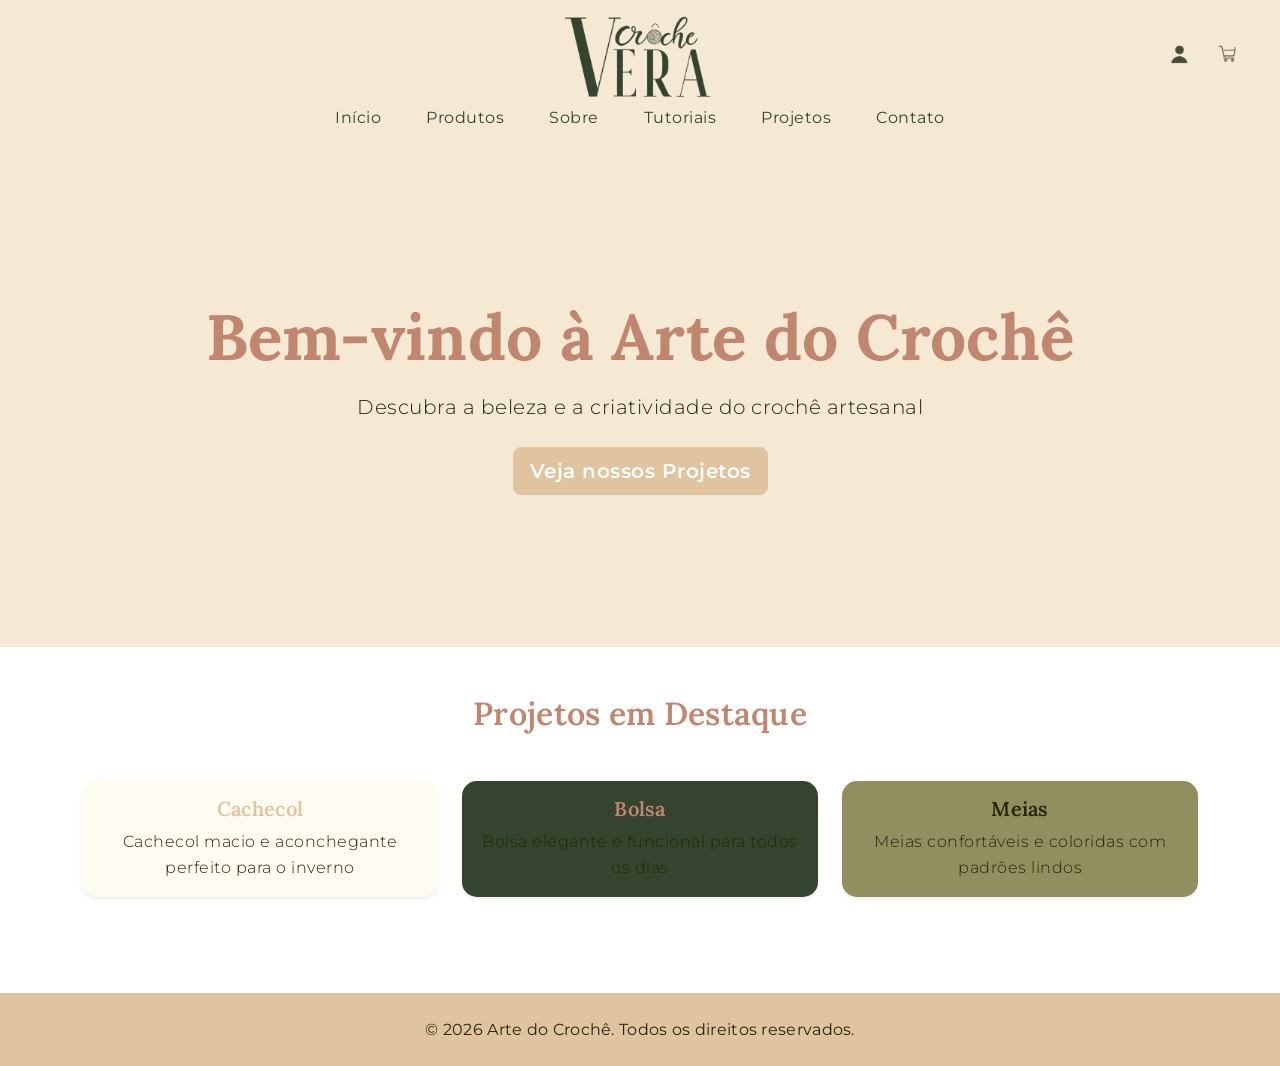
<file: croche ideia/index.html>
<!doctype html>
<html lang="pt-BR">

<head>
  <meta charset="UTF-8" />
  <meta name="viewport" content="width=device-width, initial-scale=1.0" />
  <title>Arte do Crochê - Criações em Fios</title>
  <link href="https://cdn.jsdelivr.net/npm/bootstrap@5.3.0/dist/css/bootstrap.min.css" rel="stylesheet" />
  <link rel="icon" type="image/icon" href="img/icon.png">
  <link rel="stylesheet" href="css/style.css" />
</head>

<body>
  <nav class="navbar navbar-expand-lg navbar-floating">
    <div class="container-fluid d-flex flex-column align-items-center">
      <a class="navbar-brand m-0" href="index.html">
        <img src="img/logo.png" alt="Logo" class="navbar-logo" />
      </a>
      <button class="navbar-toggler" type="button" data-bs-toggle="collapse" data-bs-target="#navbarNav">
        <span class="navbar-toggler-icon"></span>
      </button>

      <div class="collapse navbar-collapse" id="navbarNav">
        <ul class="navbar-menu">
          <li><a href="index.html">Início</a></li>
          <li><a href="projetos.html">Produtos</a></li>
          <li><a href="sobre.html">Sobre</a></li>
          <li><a href="tutoriais.html">Tutoriais</a></li>
          <li><a href="projetos.html">Projetos</a></li>
          <li><a href="contato.html">Contato</a></li>
        </ul>

        <!-- Ícones de Usuário e Carrinho -->
        <div class="navbar-icons">
          <a href="user.html" class="navbar-icon user-icon" title="Minha Conta">
            <img src="img/user.png" alt="Usuário" class="navbar-icon-img" />
          </a>
          <a href="carrinho.php" class="navbar-icon cart-icon" title="Carrinho">
            <img src="img/carrinho.png" alt="Carrinho" class="navbar-icon-img" />
          </a>
        </div>
      </div>
    </div>
  </nav>
  <!-- Hero Section -->
  <section class="hero bg-pastel-lavender py-5">
    <div class="container text-center py-5">
      <h1 class="display-3 fw-bold text-pastel-purple mb-3">
        Bem-vindo à Arte do Crochê
      </h1>
      <p class="lead text-pastel-dark mb-4">
        Descubra a beleza e a criatividade do crochê artesanal
      </p>
      <a href="projetos.html" class="btn btn-lg btn-pastel-pink">Veja nossos Projetos</a>
    </div>
  </section>

  <!-- Featured Projects -->
  <section class="py-5">
    <div class="container">
      <h2 class="text-center mb-5 text-pastel-purple">
        Projetos em Destaque
      </h2>
      <div class="row g-4">
        <div class="col-md-4">
          <div class="card bg-pastel-cream border-0 shadow-sm h-100">
            <div class="card-body text-center">
              <h5 class="card-title text-pastel-pink">Cachecol</h5>
              <p class="card-text text-pastel-dark">
                Cachecol macio e aconchegante perfeito para o inverno
              </p>
            </div>
          </div>
        </div>
        <div class="col-md-4">
          <div class="card bg-pastel-peach border-0 shadow-sm h-100">
            <div class="card-body text-center">
              <h5 class="card-title text-pastel-purple">Bolsa</h5>
              <p class="card-text text-pastel-dark">
                Bolsa elegante e funcional para todos os dias
              </p>
            </div>
          </div>
        </div>
        <div class="col-md-4">
          <div class="card bg-pastel-mint border-0 shadow-sm h-100">
            <div class="card-body text-center">
              <h5 class="card-title text-pastel-dark">Meias</h5>
              <p class="card-text text-pastel-dark">
                Meias confortáveis e coloridas com padrões lindos
              </p>
            </div>
          </div>
        </div>
      </div>
    </div>
  </section>

  <!-- Footer -->
  <footer class="bg-pastel-pink text-center py-4 mt-5">
    <div class="container">
      <p class="mb-0">
        &copy; 2026 Arte do Crochê. Todos os direitos reservados.
      </p>
    </div>
  </footer>

  <script src="https://cdn.jsdelivr.net/npm/bootstrap@5.3.0/dist/js/bootstrap.bundle.min.js"></script>
</body>

</html>
</file>
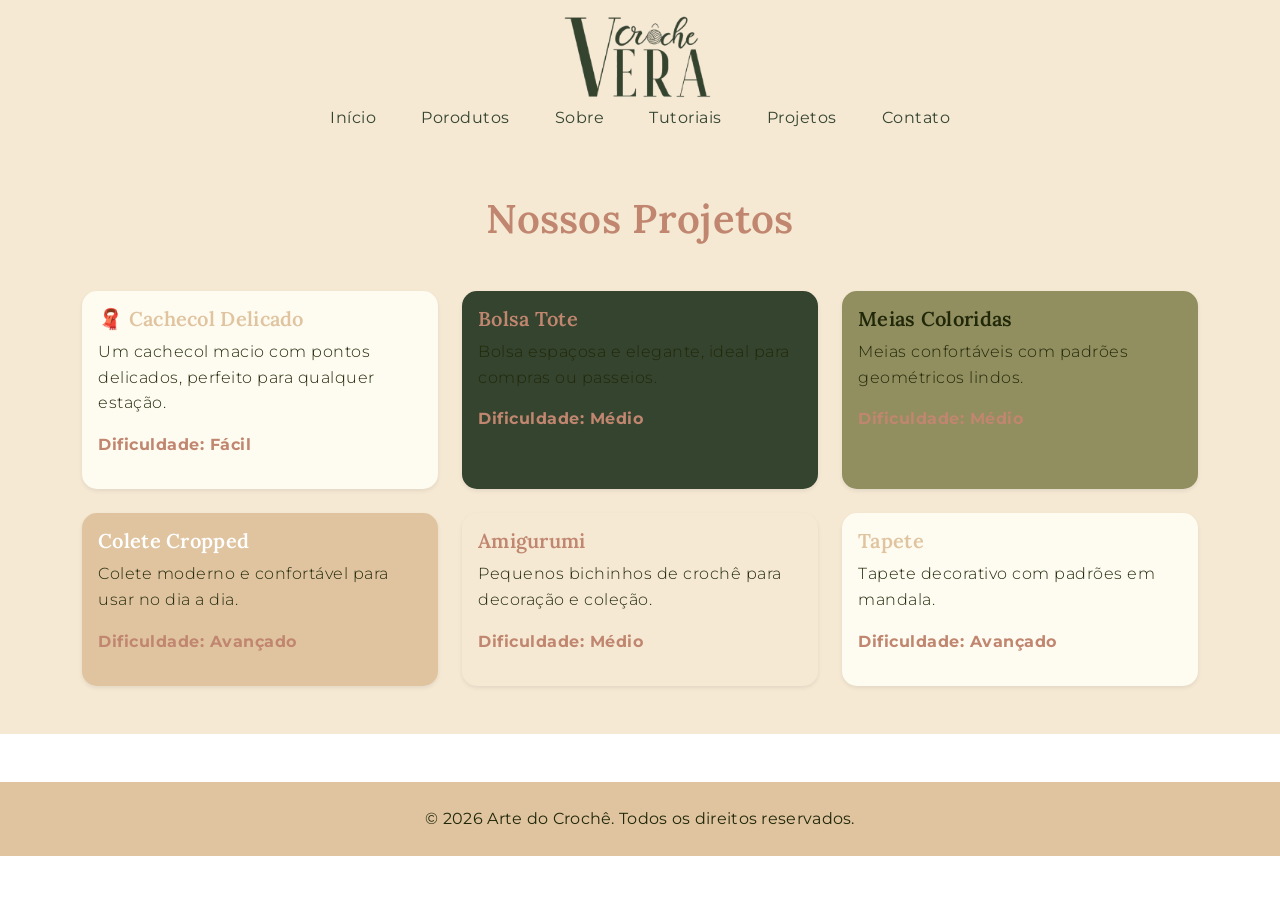
<file: croche ideia/produtos.html>
<!DOCTYPE html>
<html lang="pt-BR">

<head>
    <meta charset="UTF-8">
    <meta name="viewport" content="width=device-width, initial-scale=1.0">
    <title>Projetos - Arte do Crochê</title>
    <link href="https://cdn.jsdelivr.net/npm/bootstrap@5.3.0/dist/css/bootstrap.min.css" rel="stylesheet">
    <link rel="stylesheet" href="css/style.css">
</head>

<body>
<nav class="navbar navbar-expand-lg navbar-floating">
      <div class="container-fluid d-flex flex-column align-items-center">
        <a class="navbar-brand m-0" href="index.html">
          <img src="img\logo.png" alt="Logo" class="navbar-logo" />
        </a>
        <button
          class="navbar-toggler"
          type="button"
          data-bs-toggle="collapse"
          data-bs-target="#navbarNav"
        >
          <span class="navbar-toggler-icon"></span>
        </button>

        <div class="collapse navbar-collapse" id="navbarNav">
          <ul class="navbar-menu">
            <li><a href="index.html">Início</a></li>
            <li><a href="projetos.html">Porodutos</a></li>
            <li><a href="sobre.html">Sobre</a></li>
            <li><a href="tutoriais.html">Tutoriais</a></li>
            <li><a href="projetos.html">Projetos</a></li>
            <li><a href="contato.html">Contato</a></li>
          </ul>
        </div>
      </div>
    </nav>
    <!-- Projetos Section -->
    <section class="py-5 bg-pastel-lavender">
        <div class="container">
            <h1 class="text-center mb-5 text-pastel-purple">Nossos Projetos</h1>

            <div class="row g-4">
                <div class="col-md-6 col-lg-4">
                    <div class="card bg-pastel-cream border-0 shadow-sm h-100">
                        <div class="card-body">
                            <h5 class="card-title text-pastel-pink">🧣 Cachecol Delicado</h5>
                            <p class="card-text text-pastel-dark">Um cachecol macio com pontos delicados, perfeito para
                                qualquer estação.</p>
                            <p class="fw-bold text-pastel-purple">Dificuldade: Fácil</p>
                        </div>
                    </div>
                </div>
                <div class="col-md-6 col-lg-4">
                    <div class="card bg-pastel-peach border-0 shadow-sm h-100">
                        <div class="card-body">
                            <h5 class="card-title text-pastel-purple">Bolsa Tote</h5>
                            <p class="card-text text-pastel-dark">Bolsa espaçosa e elegante, ideal para compras ou
                                passeios.</p>
                            <p class="fw-bold text-pastel-purple">Dificuldade: Médio</p>
                        </div>
                    </div>
                </div>
                <div class="col-md-6 col-lg-4">
                    <div class="card bg-pastel-mint border-0 shadow-sm h-100">
                        <div class="card-body">
                            <h5 class="card-title text-pastel-dark">Meias Coloridas</h5>
                            <p class="card-text text-pastel-dark">Meias confortáveis com padrões geométricos lindos.</p>
                            <p class="fw-bold text-pastel-purple">Dificuldade: Médio</p>
                        </div>
                    </div>
                </div>
                <div class="col-md-6 col-lg-4">
                    <div class="card bg-pastel-pink border-0 shadow-sm h-100">
                        <div class="card-body">
                            <h5 class="card-title text-white">Colete Cropped</h5>
                            <p class="card-text text-pastel-dark">Colete moderno e confortável para usar no dia a dia.
                            </p>
                            <p class="fw-bold text-pastel-purple">Dificuldade: Avançado</p>
                        </div>
                    </div>
                </div>
                <div class="col-md-6 col-lg-4">
                    <div class="card bg-pastel-lavender border-0 shadow-sm h-100">
                        <div class="card-body">
                            <h5 class="card-title text-pastel-purple">Amigurumi</h5>
                            <p class="card-text text-pastel-dark">Pequenos bichinhos de crochê para decoração e coleção.
                            </p>
                            <p class="fw-bold text-pastel-purple">Dificuldade: Médio</p>
                        </div>
                    </div>
                </div>
                <div class="col-md-6 col-lg-4">
                    <div class="card bg-pastel-cream border-0 shadow-sm h-100">
                        <div class="card-body">
                            <h5 class="card-title text-pastel-pink">Tapete</h5>
                            <p class="card-text text-pastel-dark">Tapete decorativo com padrões em mandala.</p>
                            <p class="fw-bold text-pastel-purple">Dificuldade: Avançado</p>
                        </div>
                    </div>
                </div>
            </div>
        </div>
    </section>

    <!-- Footer -->
    <footer class="bg-pastel-pink text-center py-4 mt-5">
        <div class="container">
            <p class="mb-0">&copy; 2026 Arte do Crochê. Todos os direitos reservados.</p>
        </div>
    </footer>

    <script src="https://cdn.jsdelivr.net/npm/bootstrap@5.3.0/dist/js/bootstrap.bundle.min.js"></script>
</body>

</html>
</file>
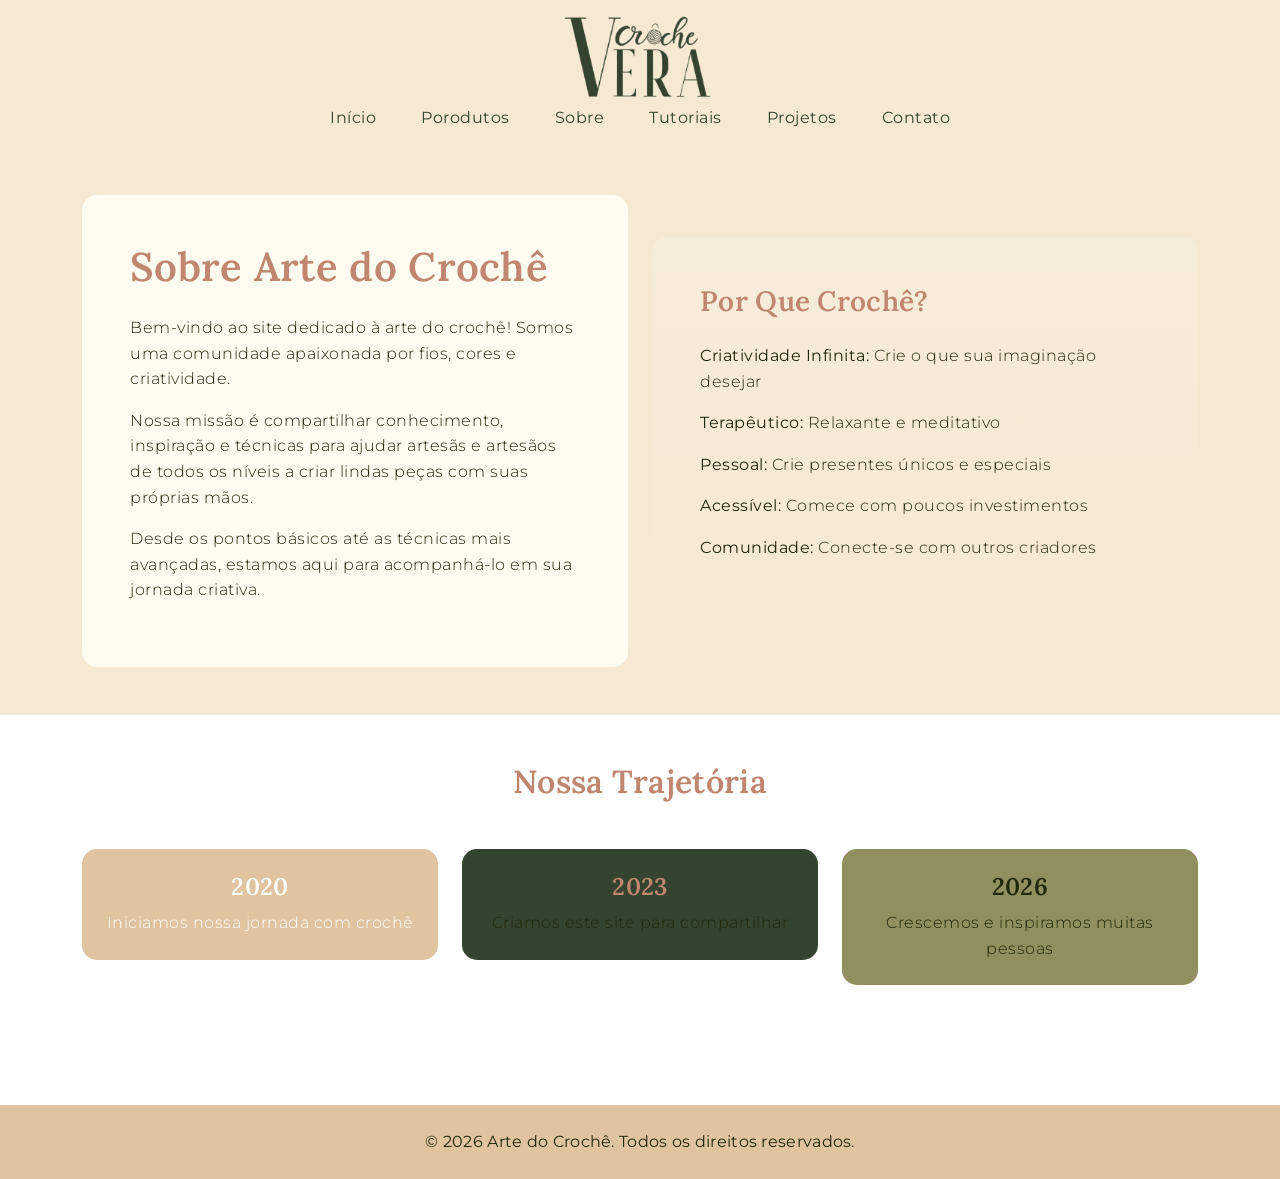
<file: croche ideia/sobre.html>
<!DOCTYPE html>
<html lang="pt-BR">
<head>
    <meta charset="UTF-8">
    <meta name="viewport" content="width=device-width, initial-scale=1.0">
    <title>Sobre - Arte do Crochê</title>
    <link href="https://cdn.jsdelivr.net/npm/bootstrap@5.3.0/dist/css/bootstrap.min.css" rel="stylesheet">
    <link rel="stylesheet" href="css/style.css">
</head>
<body>
<nav class="navbar navbar-expand-lg navbar-floating">
      <div class="container-fluid d-flex flex-column align-items-center">
        <a class="navbar-brand m-0" href="index.html">
          <img src="img\logo.png" alt="Logo" class="navbar-logo" />
        </a>
        <button
          class="navbar-toggler"
          type="button"
          data-bs-toggle="collapse"
          data-bs-target="#navbarNav"
        >
          <span class="navbar-toggler-icon"></span>
        </button>

        <div class="collapse navbar-collapse" id="navbarNav">
          <ul class="navbar-menu">
            <li><a href="index.html">Início</a></li>
            <li><a href="projetos.html">Porodutos</a></li>
            <li><a href="sobre.html">Sobre</a></li>
            <li><a href="tutoriais.html">Tutoriais</a></li>
            <li><a href="projetos.html">Projetos</a></li>
            <li><a href="contato.html">Contato</a></li>
          </ul>
        </div>
      </div>
    </nav>

    <!-- Sobre Section -->
    <section class="py-5 bg-pastel-lavender">
        <div class="container">
            <div class="row align-items-center">
                <div class="col-lg-6 mb-4 mb-lg-0">
                    <div class="bg-pastel-cream p-5 rounded-3">
                        <h1 class="text-pastel-purple mb-4">Sobre Arte do Crochê</h1>
                        <p class="text-pastel-dark mb-3">
                            Bem-vindo ao site dedicado à arte do crochê! Somos uma comunidade apaixonada por fios, cores e criatividade.
                        </p>
                        <p class="text-pastel-dark mb-3">
                            Nossa missão é compartilhar conhecimento, inspiração e técnicas para ajudar artesãs e artesãos de todos os níveis a criar lindas peças com suas próprias mãos.
                        </p>
                        <p class="text-pastel-dark">
                            Desde os pontos básicos até as técnicas mais avançadas, estamos aqui para acompanhá-lo em sua jornada criativa.
                        </p>
                    </div>
                </div>
                <div class="col-lg-6">
                    <div class="bg-gradient p-5 rounded-3" style="background: linear-gradient(135deg, #FFE5EC 0%, #E0F4FF 100%);">
                        <h3 class="text-pastel-purple mb-4">Por Que Crochê?</h3>
                        <ul class="list-unstyled text-pastel-dark">
                            <li class="mb-3"><strong>Criatividade Infinita:</strong> Crie o que sua imaginação desejar</li>
                            <li class="mb-3"><strong>Terapêutico:</strong> Relaxante e meditativo</li>
                            <li class="mb-3"><strong>Pessoal:</strong> Crie presentes únicos e especiais</li>
                            <li class="mb-3"><strong>Acessível:</strong> Comece com poucos investimentos</li>
                            <li class="mb-3"><strong>Comunidade:</strong> Conecte-se com outros criadores</li>
                        </ul>
                    </div>
                </div>
            </div>
        </div>
    </section>

    <!-- Timeline -->
    <section class="py-5">
        <div class="container">
            <h2 class="text-center mb-5 text-pastel-purple">Nossa Trajetória</h2>
            <div class="row">
                <div class="col-md-4 text-center mb-4">
                    <div class="bg-pastel-pink text-white p-4 rounded-3">
                        <h4>2020</h4>
                        <p class="mb-0">Iniciamos nossa jornada com crochê</p>
                    </div>
                </div>
                <div class="col-md-4 text-center mb-4">
                    <div class="bg-pastel-peach p-4 rounded-3">
                        <h4 class="text-pastel-purple">2023</h4>
                        <p class="mb-0 text-pastel-dark">Criamos este site para compartilhar</p>
                    </div>
                </div>
                <div class="col-md-4 text-center mb-4">
                    <div class="bg-pastel-mint p-4 rounded-3">
                        <h4 class="text-pastel-dark">2026</h4>
                        <p class="mb-0 text-pastel-dark">Crescemos e inspiramos muitas pessoas</p>
                    </div>
                </div>
            </div>
        </div>
    </section>

    <!-- Footer -->
    <footer class="bg-pastel-pink text-center py-4 mt-5">
        <div class="container">
            <p class="mb-0">&copy; 2026 Arte do Crochê. Todos os direitos reservados.</p>
        </div>
    </footer>

    <script src="https://cdn.jsdelivr.net/npm/bootstrap@5.3.0/dist/js/bootstrap.bundle.min.js"></script>
</body>
</html>
</file>
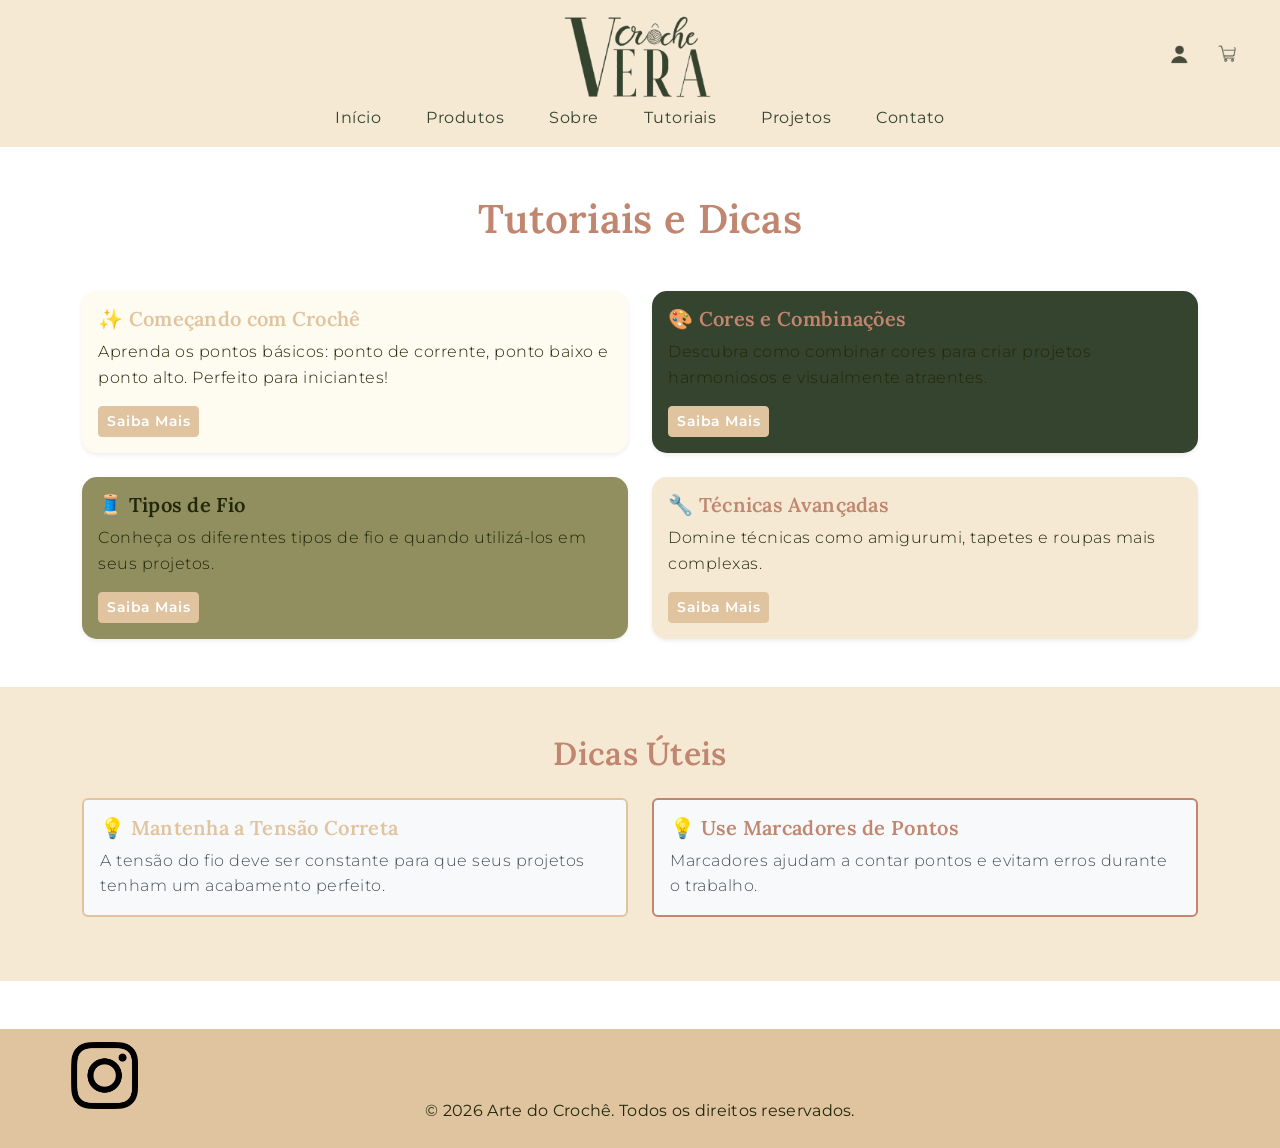
<file: croche ideia/tutoriais.html>
<!doctype html>
<html lang="pt-BR">

<head>
  <meta charset="UTF-8" />
  <meta name="viewport" content="width=device-width, initial-scale=1.0" />
  <title>Arte do Crochê - Criações em Fios</title>
  <link href="https://cdn.jsdelivr.net/npm/bootstrap@5.3.0/dist/css/bootstrap.min.css" rel="stylesheet" />
  <link rel="icon" type="image/icon" href="img/icon.png">
  <link rel="stylesheet" href="css/style.css" />
</head>

<body>
  <nav class="navbar navbar-expand-lg navbar-floating">
    <div class="container-fluid d-flex flex-column align-items-center">
      <a class="navbar-brand m-0" href="index.html">
        <img src="img/logo.png" alt="Logo" class="navbar-logo" />
      </a>
      <button class="navbar-toggler" type="button" data-bs-toggle="collapse" data-bs-target="#navbarNav">
        <span class="navbar-toggler-icon"></span>
      </button>

      <div class="collapse navbar-collapse" id="navbarNav">
        <ul class="navbar-menu">
          <li><a href="index.html">Início</a></li>
          <li><a href="projetos.html">Produtos</a></li>
          <li><a href="sobre.html">Sobre</a></li>
          <li><a href="tutoriais.html">Tutoriais</a></li>
          <li><a href="projetos.html">Projetos</a></li>
          <li><a href="contato.html">Contato</a></li>
        </ul>

        <div class="navbar-icons">
          <a href="user.html" class="navbar-icon user-icon" title="Minha Conta">
            <img src="img/user.png" alt="Usuário" class="navbar-icon-img" />
          </a>
          <a href="carrinho.html" class="navbar-icon cart-icon" title="Carrinho">
            <img src="img/carrinho.png" alt="Carrinho" class="navbar-icon-img" />
          </a>
        </div>
      </div>
    </div>
  </nav>


  <!-- Tutoriais Section -->
  <section class="py-5">
    <div class="container">
      <h1 class="text-center mb-5 text-pastel-purple">Tutoriais e Dicas</h1>

      <div class="row g-4">
        <div class="col-lg-6">
          <div class="card bg-pastel-cream border-0 shadow-sm h-100">
            <div class="card-body">
              <h5 class="card-title text-pastel-pink">
                ✨ Começando com Crochê
              </h5>
              <p class="card-text text-pastel-dark">
                Aprenda os pontos básicos: ponto de corrente, ponto baixo e
                ponto alto. Perfeito para iniciantes!
              </p>
              <a href="#" class="btn btn-sm btn-pastel-pink">Saiba Mais</a>
            </div>
          </div>
        </div>
        <div class="col-lg-6">
          <div class="card bg-pastel-peach border-0 shadow-sm h-100">
            <div class="card-body">
              <h5 class="card-title text-pastel-purple">
                🎨 Cores e Combinações
              </h5>
              <p class="card-text text-pastel-dark">
                Descubra como combinar cores para criar projetos harmoniosos e
                visualmente atraentes.
              </p>
              <a href="#" class="btn btn-sm btn-pastel-pink">Saiba Mais</a>
            </div>
          </div>
        </div>
        <div class="col-lg-6">
          <div class="card bg-pastel-mint border-0 shadow-sm h-100">
            <div class="card-body">
              <h5 class="card-title text-pastel-dark">🧵 Tipos de Fio</h5>
              <p class="card-text text-pastel-dark">
                Conheça os diferentes tipos de fio e quando utilizá-los em
                seus projetos.
              </p>
              <a href="#" class="btn btn-sm btn-pastel-pink">Saiba Mais</a>
            </div>
          </div>
        </div>
        <div class="col-lg-6">
          <div class="card bg-pastel-lavender border-0 shadow-sm h-100">
            <div class="card-body">
              <h5 class="card-title text-pastel-purple">
                🔧 Técnicas Avançadas
              </h5>
              <p class="card-text text-pastel-dark">
                Domine técnicas como amigurumi, tapetes e roupas mais
                complexas.
              </p>
              <a href="#" class="btn btn-sm btn-pastel-pink">Saiba Mais</a>
            </div>
          </div>
        </div>
      </div>
    </div>
  </section>

  <!-- Tips Section -->
  <section class="py-5 bg-pastel-lavender">
    <div class="container">
      <h2 class="text-center mb-4 text-pastel-purple">Dicas Úteis</h2>
      <div class="row">
        <div class="col-md-6">
          <div class="alert alert-light border-2 border-pastel-pink" role="alert">
            <h5 class="text-pastel-pink">💡 Mantenha a Tensão Correta</h5>
            <p class="mb-0">
              A tensão do fio deve ser constante para que seus projetos tenham
              um acabamento perfeito.
            </p>
          </div>
        </div>
        <div class="col-md-6">
          <div class="alert alert-light border-2 border-pastel-purple" role="alert">
            <h5 class="text-pastel-purple">💡 Use Marcadores de Pontos</h5>
            <p class="mb-0">
              Marcadores ajudam a contar pontos e evitam erros durante o
              trabalho.
            </p>
          </div>
        </div>
      </div>
    </div>
  </section>

  <!-- Footer -->
  <footer class="bg-pastel-pink text-center py-4 mt-5">
    <div class="container">
      <a href="https://www.bing.com/ck/a?!&&p=6b7f9c734e8524ab49a17f4e1af853c610f50fc7f91cad4365ac47f7cdd672b2JmltdHM9MTc3ODQ1NzYwMA&ptn=3&ver=2&hsh=4&fclid=0d7ad1a7-0a35-6e69-2971-c6ae0bff6f59&psq=instagram&u=a1aHR0cHM6Ly93d3cuaW5zdGFncmFtLmNvbS8"
        class="navbar-icon cart-icon" title="Carrinho">
        <img src="img/instagram.png" alt="Carrinho" class="navbar-icon-img" />
      </a>
      <p class="mb-0">
        &copy; 2026 Arte do Crochê. Todos os direitos reservados.
      </p>
    </div>
  </footer>

  <script src="https://cdn.jsdelivr.net/npm/bootstrap@5.3.0/dist/js/bootstrap.bundle.min.js"></script>
</body>

</html>
</file>
<file: croche ideia/css/style.css>
@import url("https://fonts.googleapis.com/css2?family=Montserrat:wght@300;400;600&family=Lora:wght@400;600&display=swap");

:root {
  --pastel-pink: #e0c4a0;
  --pastel-purple: #c0866f;
  --pastel-lavender: #f5e9d4;
  --pastel-cream: #fefbf0;
  --pastel-peach: #35442f;
  --pastel-mint: #918e5f;
  --pastel-dark: #212809;
}

* {
  margin: 0;
  padding: 0;
  box-sizing: border-box;
}

body {
  font-family: "Montserrat", "Lora", sans-serif;
  font-weight: 300;
  background-color: #fff;
  color: var(--pastel-dark);
  line-height: 1.6;
  letter-spacing: 0.5px;
}

h1,
h2,
h3,
h4,
h5,
h6 {
  font-family: "Lora", serif;
  font-weight: 600;
  letter-spacing: 0.3px;
}

.bg-pastel-pink {
  background-color: var(--pastel-pink) !important;
}

.bg-pastel-purple {
  background-color: var(--pastel-purple) !important;
}

.bg-pastel-lavender {
  background-color: var(--pastel-lavender) !important;
}

.bg-pastel-cream {
  background-color: var(--pastel-cream) !important;
}

.bg-pastel-peach {
  background-color: var(--pastel-peach) !important;
}

.bg-pastel-mint {
  background-color: var(--pastel-mint) !important;
}

.text-pastel-pink {
  color: var(--pastel-pink) !important;
}

.text-pastel-purple {
  color: var(--pastel-purple) !important;
}

.text-pastel-dark {
  color: var(--pastel-dark) !important;
}

.border-pastel-pink {
  border-color: var(--pastel-pink) !important;
}

.border-pastel-purple {
  border-color: var(--pastel-purple) !important;
}

.btn-pastel-pink {
  background-color: var(--pastel-pink);
  border-color: var(--pastel-pink);
  color: white;
  font-weight: 600;
  transition: all 0.3s ease;
  font-family: "Montserrat", sans-serif;
  letter-spacing: 0.5px;
}

.btn-pastel-pink:hover {
  background-color: #c9b08f;
  border-color: #c9b08f;
  transform: translateY(-2px);
  box-shadow: 0 4px 12px rgba(224, 196, 160, 0.3);
}

.btn-pastel-pink:active {
  transform: translateY(0);
}

.hero {
  min-height: 500px;
  display: flex;
  align-items: center;
  justify-content: center;
}

.card {
  transition: all 0.3s ease;
  border-radius: 15px;
  font-family: "Montserrat", sans-serif;
}

.card:hover {
  transform: translateY(-5px);
  box-shadow: 0 10px 25px rgba(192, 134, 111, 0.2) !important;
}

.card-title {
  font-weight: 600;
  font-family: "Lora", serif;
  letter-spacing: 0.3px;
}

.form-control,
.form-select {
  border-radius: 8px;
  border: 2px solid transparent;
  transition: all 0.3s ease;
  font-size: 1rem;
  font-family: "Montserrat", sans-serif;
  font-weight: 300;
}

.form-control:focus,
.form-select:focus {
  border-color: var(--pastel-pink);
  box-shadow: 0 0 0 0.2rem rgba(224, 196, 160, 0.25);
}

.form-label {
  font-size: 0.95rem;
  font-family: "Montserrat", sans-serif;
  font-weight: 400;
  letter-spacing: 0.3px;
}

.navbar-floating {
  top: -20px;
  left: 50%;
  background-color: #f5e9d4;
  transform: translateX(-50%);
  display: flex;
  flex-direction: column;
  align-items: center;
  margin-bottom: -20px;
}

.navbar-logo {
  width: 250px;
  height: auto;
  margin-bottom: -25px;
  display: block;
  object-fit: contain;
}

.navbar-menu {
  display: flex;
  gap: 45px;
  list-style: none;
  padding: 0;
  font-family: "Montserrat", sans-serif;
}

.navbar-menu a {
  text-decoration: none;
  color: var(--pastel-peach);
  transition: 0.3s;
  font-weight: 400;
  letter-spacing: 0.5px;
}

.navbar-menu a:hover {
  color: var(--pastel-purple);
    transform: scale(1.1);
}

.navbar-floating {
  display: flex;
  flex-direction: row; /* Alterado de column para row para alinhar horizontalmente */
  align-items: center;
  justify-content: flex-start; /* Alinha o início */
  width: 100%;
  padding: 0 20px;
}

.navbar-icons {
  display: flex;
  align-items: center;
  position: absolute;
  right: 30px;
  top: 50px;
  margin-left: 0;
  padding-right: 0;
}

.navbar-icon {
  width: 45px;  /* Tamanho da área clicável */
  height: 45px;
  display: flex;
  align-items: center;
  justify-content: center;
}

.navbar-icon-img {
  width: 150%; /* A imagem preenche os 45px */
  height: auto;
  object-fit: contain;
}


.navbar-icon:hover {
  transform: scale(1.1);
}

.navbar-icon:active {
  transform: scale(0.95);
}

/* Responsivo - ajustar para mobile */
@media (max-width: 768px) {
  .navbar-icons {
    gap: 15px;
    padding-right: 10px; /* Ajuste para telas menores */
  }

  .navbar-icon {
    width: 36px;
    height: 36px;
  }

  .navbar-icon-img {
    width: 20px;
    height: 20px;
  }
}

footer {
  margin-top: auto;
  font-weight: 400;
  font-family: "Montserrat", sans-serif;
  letter-spacing: 0.3px;
}

@keyframes fadeInUp {
  from {
    opacity: 0;
    transform: translateY(30px);
  }
  to {
    opacity: 1;
    transform: translateY(0);
  }
}

.card {
  animation: fadeInUp 0.6s ease-out;
}

@media (max-width: 768px) {
  .hero {
    min-height: 350px;
  }

  h1 {
    font-size: 2rem;
  }

  .btn-lg {
    padding: 0.5rem 1.5rem;
    font-size: 1rem;
  }
}

.rounded-3 {
  border-radius: 15px !important;
}

.shadow-sm {
  box-shadow: 0 0.125rem 0.25rem rgba(0, 0, 0, 0.075);
}

.alert-light {
  background-color: #f8f9fa;
}
</file>
